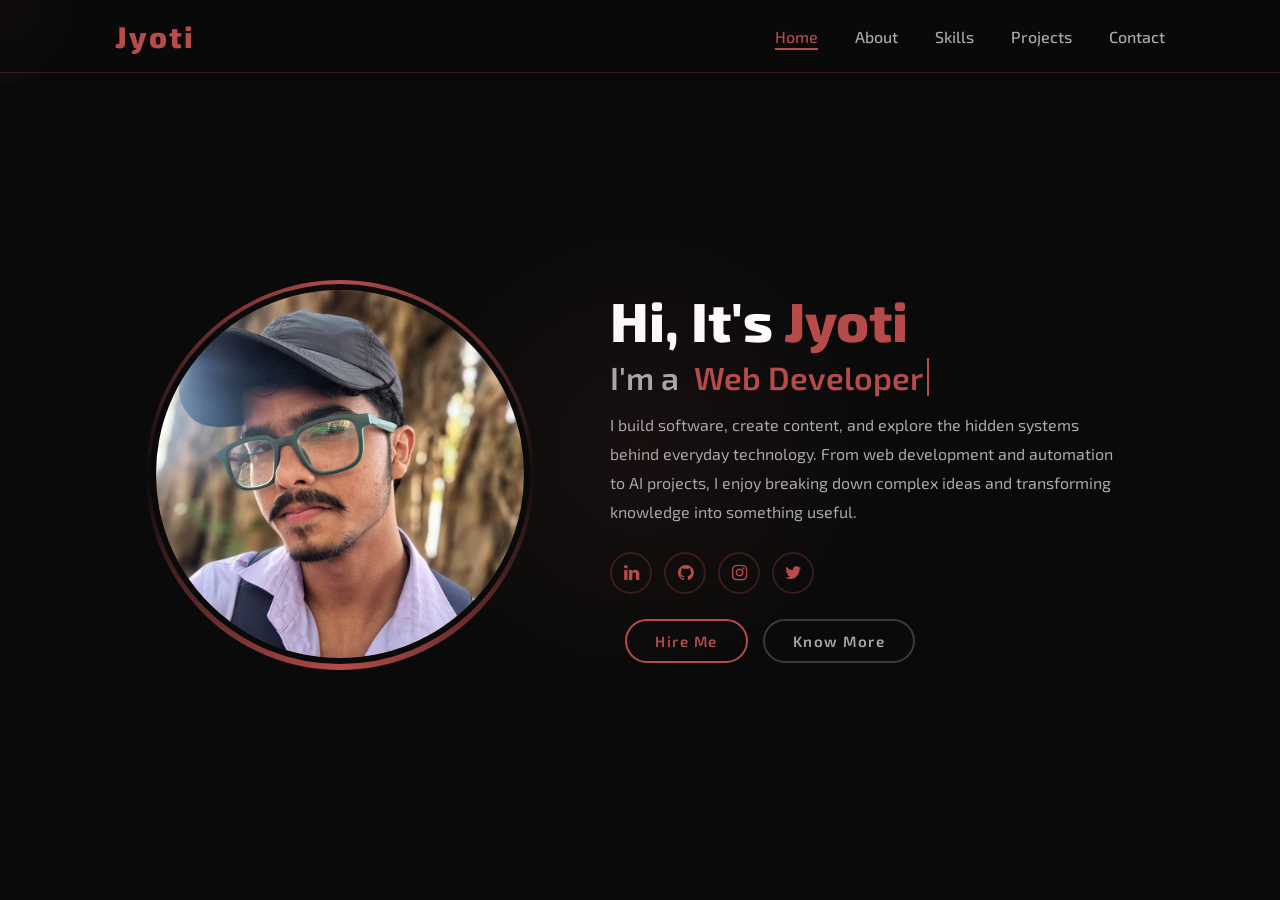
<file: index.html>
<!DOCTYPE html>
<html lang="en">

<head>
    <meta charset="UTF-8">
    <meta name="viewport" content="width=device-width, initial-scale=1.0">
    <title>Jyoti | Portfolio</title>
    <link rel="stylesheet" href="https://cdnjs.cloudflare.com/ajax/libs/font-awesome/4.7.0/css/font-awesome.min.css">
    <link rel="stylesheet" href="style.css">
</head>

<body>
    <header>
        <a href="index.html" class="logo">Jyoti</a>
        <div class="menu-toggle" id="menuToggle">
            <span></span><span></span><span></span>
        </div>
        <nav id="navbar">
            <a href="index.html" class="active">Home</a>
            <a href="about.html">About</a>
            <a href="skills.html">Skills</a>
            <a href="projects.html">Projects</a>
            <a href="contact.html">Contact</a>
        </nav>
    </header>

    <section class="home">
        <div class="home-img">
            <img src="mypic.jpeg" alt="Jyoti" />
        </div>
        <div class="home-content">
            <h1>Hi, It's <span>Jyoti</span></h1>
            <h3 class="typing-text">I'm a <span></span></h3>
            <p>I build software, create content, and explore the hidden systems behind everyday technology. From web
                development and automation to AI projects, I enjoy breaking down complex ideas and transforming
                knowledge into something useful.</p>
            <div class="social-icons">
                <a href="https://www.linkedin.com/in/jyoti-ranjan-rout-920b25371/" target="_blank"
                    rel="noopener noreferrer">
                    <i class="fa fa-linkedin"></i>
                    <a href="https://github.com/Jyoti-Ranjan-Rout" target="_blank" rel="noopener noreferrer"><i
                            class="fa fa-github"></i>
                        <a href="https://www.instagram.com/theviratvision018?igsh=MXdrejU5dXRlY2ZyNw%3D%3D"
                            target="_blank" rel="noopener noreferrer"><i class="fa fa-instagram"></i>
                            <a href="https://x.com/jyoti31990" target="_blank" rel="noopener noreferrer"><i
                                    class="fa fa-twitter"></i>
            </div>
            <div class="btn-group">
                
                <a href="contact.html" class="btn">Hire Me</a>
                <a href="about.html" class="btn btn-outline">Know More</a>
            </div>
        </div>
    </section>

    <script src="script.js"></script>
</body>

</html>
</file>
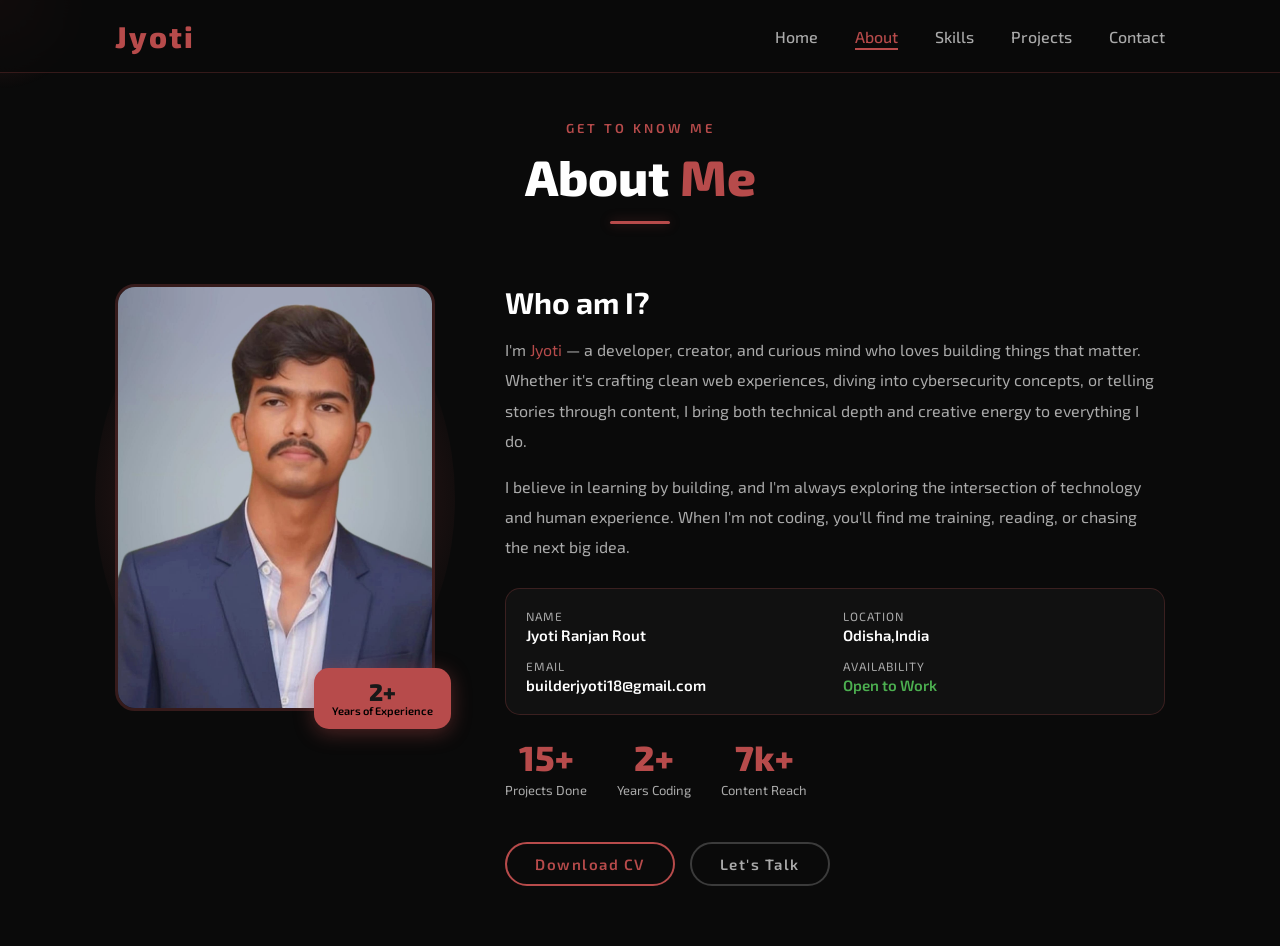
<file: about.html>
<!DOCTYPE html>
<html lang="en">

<head>
    <meta charset="UTF-8">
    <meta name="viewport" content="width=device-width, initial-scale=1.0">
    <title>Jyoti | About</title>
    <link rel="stylesheet" href="https://cdnjs.cloudflare.com/ajax/libs/font-awesome/4.7.0/css/font-awesome.min.css">
    <link rel="stylesheet" href="style.css">
</head>

<body>
    <header>
        <a href="index.html" class="logo">Jyoti</a>
        <div class="menu-toggle" id="menuToggle">
            <span></span><span></span><span></span>
        </div>
        <nav id="navbar">
            <a href="index.html">Home</a>
            <a href="about.html" class="active">About</a>
            <a href="skills.html">Skills</a>
            <a href="projects.html">Projects</a>
            <a href="contact.html">Contact</a>
        </nav>
    </header>

    <section class="page-section about-section">
        <div class="page-header reveal">
            <span class="page-label">Get to know me</span>
            <h2>About <span>Me</span></h2>
            <div class="header-line"></div>
        </div>

        <div class="about-container">
            <div class="about-img-wrap reveal">
                <div class="about-img-glow"></div>
                <img src="photo.jpeg" alt="Jyoti" class="about-img" />
                <div class="about-badge">
                    <span class="badge-num">2+</span>
                    <span class="badge-text">Years of Experience</span>
                </div>
            </div>

            <div class="about-content reveal">
                <h3>Who am I?</h3>
                <p>I'm <span>Jyoti</span> — a developer, creator, and curious mind who loves building things that
                    matter. Whether it's crafting clean web experiences, diving into cybersecurity concepts, or telling
                    stories through content, I bring both technical depth and creative energy to everything I do.</p>
                <p>I believe in learning by building, and I'm always exploring the intersection of technology and human
                    experience. When I'm not coding, you'll find me training, reading, or chasing the next big idea.</p>

                <div class="about-info-grid">
                    <div class="info-item">
                        <span class="info-label">Name</span>
                        <span class="info-value">Jyoti Ranjan Rout</span>
                    </div>
                    <div class="info-item">
                        <span class="info-label">Location</span>
                        <span class="info-value">Odisha,India</span>
                    </div>
                    <div class="info-item">
                        <span class="info-label">Email</span>
                        <span class="info-value">builderjyoti18@gmail.com</span>
                    </div>
                    <div class="info-item">
                        <span class="info-label">Availability</span>
                        <span class="info-value available">Open to Work</span>
                    </div>
                </div>

                <div class="about-stats">
                    <div class="stat">
                        <h4>15+</h4>
                        <p>Projects Done</p>
                    </div>
                    <div class="stat">
                        <h4>2+</h4>
                        <p>Years Coding</p>
                    </div>
                    <div class="stat">
                        <h4>7k+</h4>
                        <p>Content Reach</p>
                    </div>
                </div>

                <div class="btn-group">
                    <a href="#" class="btn">Download CV</a>
                    <a href="contact.html" class="btn btn-outline">Let's Talk</a>
                </div>
            </div>
        </div>
    </section>

    <script src="script.js"></script>
</body>

</html>
</file>
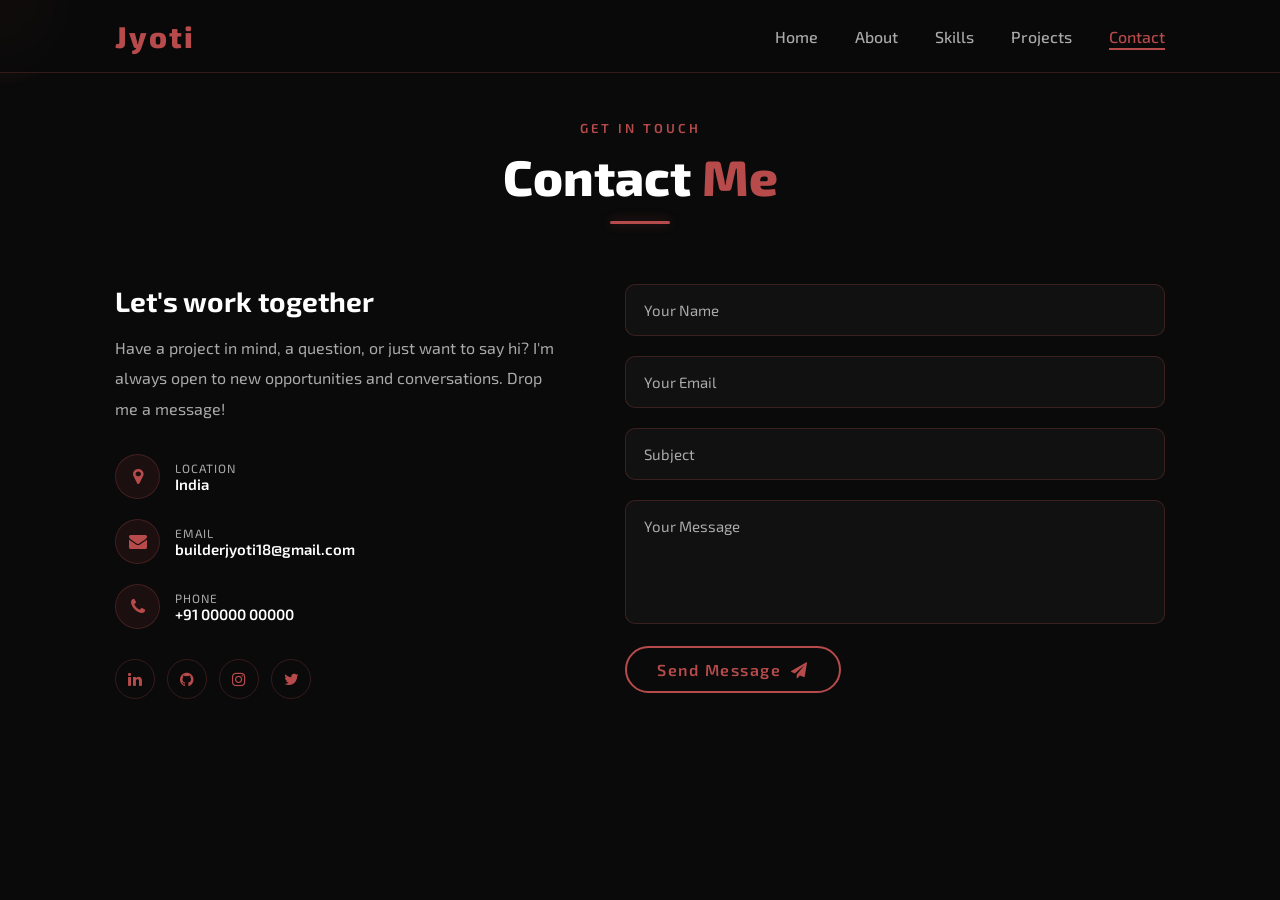
<file: contact.html>
<!DOCTYPE html>
<html lang="en">
<head>
    <meta charset="UTF-8">
    <meta name="viewport" content="width=device-width, initial-scale=1.0">
    <title>Jyoti | Contact</title>
    <link rel="stylesheet" href="https://cdnjs.cloudflare.com/ajax/libs/font-awesome/4.7.0/css/font-awesome.min.css">
    <link rel="stylesheet" href="style.css">
</head>
<body>
    <header>
        <a href="index.html" class="logo">Jyoti</a>
        <div class="menu-toggle" id="menuToggle">
            <span></span><span></span><span></span>
        </div>
        <nav id="navbar">
            <a href="index.html">Home</a>
            <a href="about.html">About</a>
            <a href="skills.html">Skills</a>
            <a href="projects.html">Projects</a>
            <a href="contact.html" class="active">Contact</a>
        </nav>
    </header>

    <section class="page-section contact-section">
        <div class="page-header reveal">
            <span class="page-label">Get in touch</span>
            <h2>Contact <span>Me</span></h2>
            <div class="header-line"></div>
        </div>

        <div class="contact-container">
            <div class="contact-info reveal">
                <h3>Let's work together</h3>
                <p>Have a project in mind, a question, or just want to say hi? I'm always open to new opportunities and conversations. Drop me a message!</p>

                <div class="contact-details">
                    <div class="contact-item">
                        <div class="contact-icon"><i class="fa fa-map-marker"></i></div>
                        <div>
                            <span class="contact-label">Location</span>
                            <span class="contact-value">India</span>
                        </div>
                    </div>
                    <div class="contact-item">
                        <div class="contact-icon"><i class="fa fa-envelope"></i></div>
                        <div>
                            <span class="contact-label">Email</span>
                            <span class="contact-value">builderjyoti18@gmail.com</span>
                        </div>
                    </div>
                    <div class="contact-item">
                        <div class="contact-icon"><i class="fa fa-phone"></i></div>
                        <div>
                            <span class="contact-label">Phone</span>
                            <span class="contact-value">+91 00000 00000</span>
                        </div>
                    </div>
                </div>

                <!-- Social icons: replace # with your real profile URLs -->
                <div class="contact-socials">
                    <a href="https://linkedin.com" target="_blank" rel="noopener"><i class="fa fa-linkedin"></i></a>
                    <a href="https://github.com" target="_blank" rel="noopener"><i class="fa fa-github"></i></a>
                    <a href="https://instagram.com" target="_blank" rel="noopener"><i class="fa fa-instagram"></i></a>
                    <a href="https://twitter.com" target="_blank" rel="noopener"><i class="fa fa-twitter"></i></a>
                </div>
            </div>

            <!--
                FormSubmit.co — free email delivery, no backend needed.
                FIRST TIME: submit the form once, then check builderjyoti18@gmail.com
                to confirm your email with FormSubmit. After that, all messages
                will arrive directly in your inbox.
            -->
            <form
                class="contact-form reveal"
                id="contactForm"
                action="https://formsubmit.co/builderjyoti18@gmail.com"
                method="POST"
            >
                <!-- FormSubmit config -->
                <input type="hidden" name="_subject" value="New message from your Portfolio!" />
                <input type="hidden" name="_captcha" value="false" />
                <input type="hidden" name="_next" value="thankyou.html" />
                <input type="text" name="_honey" style="display:none" />

                <div class="form-group">
                    <input type="text" name="name" placeholder="Your Name" required />
                </div>
                <div class="form-group">
                    <input type="email" name="email" placeholder="Your Email" required />
                </div>
                <div class="form-group">
                    <input type="text" name="subject" placeholder="Subject" />
                </div>
                <div class="form-group">
                    <textarea name="message" rows="5" placeholder="Your Message" required></textarea>
                </div>
                <button type="submit" class="btn submit-btn">
                    Send Message <i class="fa fa-paper-plane"></i>
                </button>
            </form>
        </div>
    </section>

    <script src="script.js"></script>
</body>
</html>
</file>
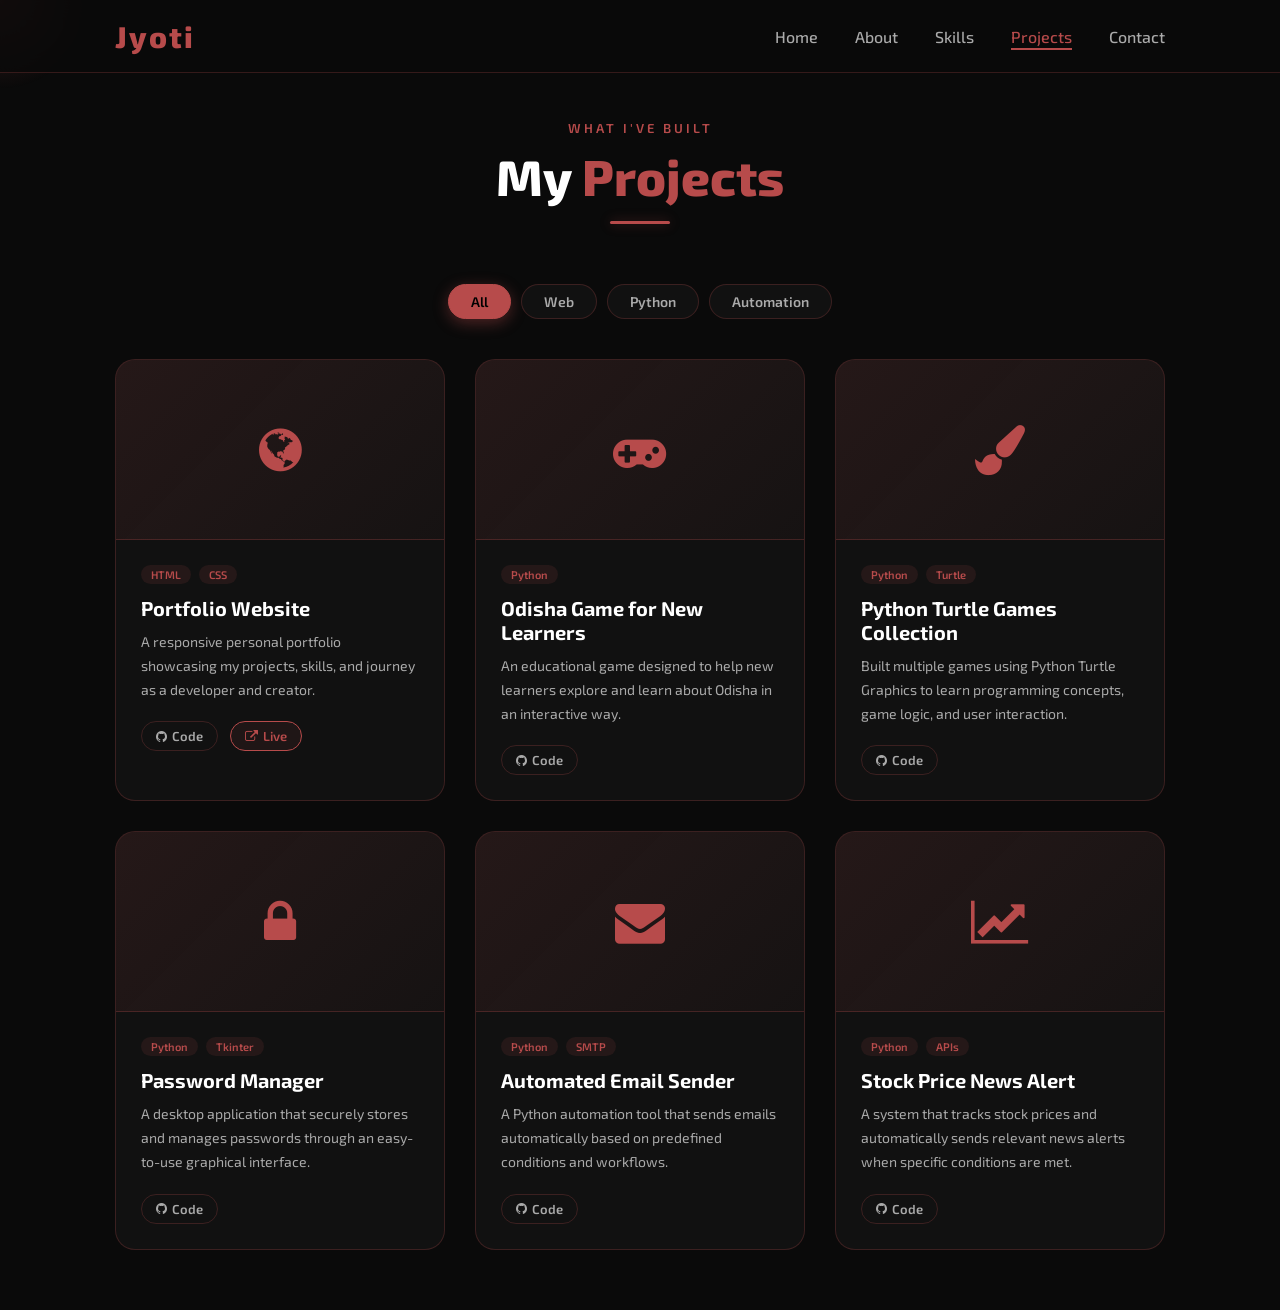
<file: projects.html>
<!DOCTYPE html>
<html lang="en">
<head>
    <meta charset="UTF-8">
    <meta name="viewport" content="width=device-width, initial-scale=1.0">
    <title>Jyoti | Projects</title>
    <link rel="stylesheet" href="https://cdnjs.cloudflare.com/ajax/libs/font-awesome/4.7.0/css/font-awesome.min.css">
    <link rel="stylesheet" href="style.css">
</head>
<body>
    <header>
        <a href="index.html" class="logo">Jyoti</a>
        <div class="menu-toggle" id="menuToggle">
            <span></span><span></span><span></span>
        </div>
        <nav id="navbar">
            <a href="index.html">Home</a>
            <a href="about.html">About</a>
            <a href="skills.html">Skills</a>
            <a href="projects.html" class="active">Projects</a>
            <a href="contact.html">Contact</a>
        </nav>
    </header>

    <section class="page-section projects-section">
        <div class="page-header reveal">
            <span class="page-label">What I've built</span>
            <h2>My <span>Projects</span></h2>
            <div class="header-line"></div>
        </div>

        <div class="filter-tabs reveal">
            <button class="filter-btn active" data-filter="all">All</button>
            <button class="filter-btn" data-filter="web">Web</button>
            <button class="filter-btn" data-filter="python">Python</button>
            <button class="filter-btn" data-filter="automation">Automation</button>
        </div>

        <div class="projects-grid">

            <div class="project-card reveal" data-category="web">
                <div class="project-img-placeholder">
                    <i class="fa fa-globe"></i>
                </div>
                <div class="project-info">
                    <div class="project-tags">
                        <span class="tag">HTML</span>
                        <span class="tag">CSS</span>
                    </div>
                    <h3>Portfolio Website</h3>
                    <p>A responsive personal portfolio showcasing my projects, skills, and journey as a developer and creator.</p>
                    <div class="project-links">
                        <a href="#" class="project-link"><i class="fa fa-github"></i> Code</a>
                        <a href="#" class="project-link live"><i class="fa fa-external-link"></i> Live</a>
                    </div>
                </div>
            </div>

            <div class="project-card reveal" data-category="python">
                <div class="project-img-placeholder">
                    <i class="fa fa-gamepad"></i>
                </div>
                <div class="project-info">
                    <div class="project-tags">
                        <span class="tag">Python</span>
                    </div>
                    <h3>Odisha Game for New Learners</h3>
                    <p>An educational game designed to help new learners explore and learn about Odisha in an interactive way.</p>
                    <div class="project-links">
                        <a href="#" class="project-link"><i class="fa fa-github"></i> Code</a>
                    </div>
                </div>
            </div>

            <div class="project-card reveal" data-category="python">
                <div class="project-img-placeholder">
                    <i class="fa fa-paint-brush"></i>
                </div>
                <div class="project-info">
                    <div class="project-tags">
                        <span class="tag">Python</span>
                        <span class="tag">Turtle</span>
                    </div>
                    <h3>Python Turtle Games Collection</h3>
                    <p>Built multiple games using Python Turtle Graphics to learn programming concepts, game logic, and user interaction.</p>
                    <div class="project-links">
                        <a href="#" class="project-link"><i class="fa fa-github"></i> Code</a>
                    </div>
                </div>
            </div>

            <div class="project-card reveal" data-category="python">
                <div class="project-img-placeholder">
                    <i class="fa fa-lock"></i>
                </div>
                <div class="project-info">
                    <div class="project-tags">
                        <span class="tag">Python</span>
                        <span class="tag">Tkinter</span>
                    </div>
                    <h3>Password Manager</h3>
                    <p>A desktop application that securely stores and manages passwords through an easy-to-use graphical interface.</p>
                    <div class="project-links">
                        <a href="#" class="project-link"><i class="fa fa-github"></i> Code</a>
                    </div>
                </div>
            </div>

            <div class="project-card reveal" data-category="automation">
                <div class="project-img-placeholder">
                    <i class="fa fa-envelope"></i>
                </div>
                <div class="project-info">
                    <div class="project-tags">
                        <span class="tag">Python</span>
                        <span class="tag">SMTP</span>
                    </div>
                    <h3>Automated Email Sender</h3>
                    <p>A Python automation tool that sends emails automatically based on predefined conditions and workflows.</p>
                    <div class="project-links">
                        <a href="#" class="project-link"><i class="fa fa-github"></i> Code</a>
                    </div>
                </div>
            </div>

            <div class="project-card reveal" data-category="automation">
                <div class="project-img-placeholder">
                    <i class="fa fa-line-chart"></i>
                </div>
                <div class="project-info">
                    <div class="project-tags">
                        <span class="tag">Python</span>
                        <span class="tag">APIs</span>
                    </div>
                    <h3>Stock Price News Alert</h3>
                    <p>A system that tracks stock prices and automatically sends relevant news alerts when specific conditions are met.</p>
                    <div class="project-links">
                        <a href="#" class="project-link"><i class="fa fa-github"></i> Code</a>
                    </div>
                </div>
            </div>

        </div>
    </section>

    <script src="script.js"></script>
</body>
</html>
</file>
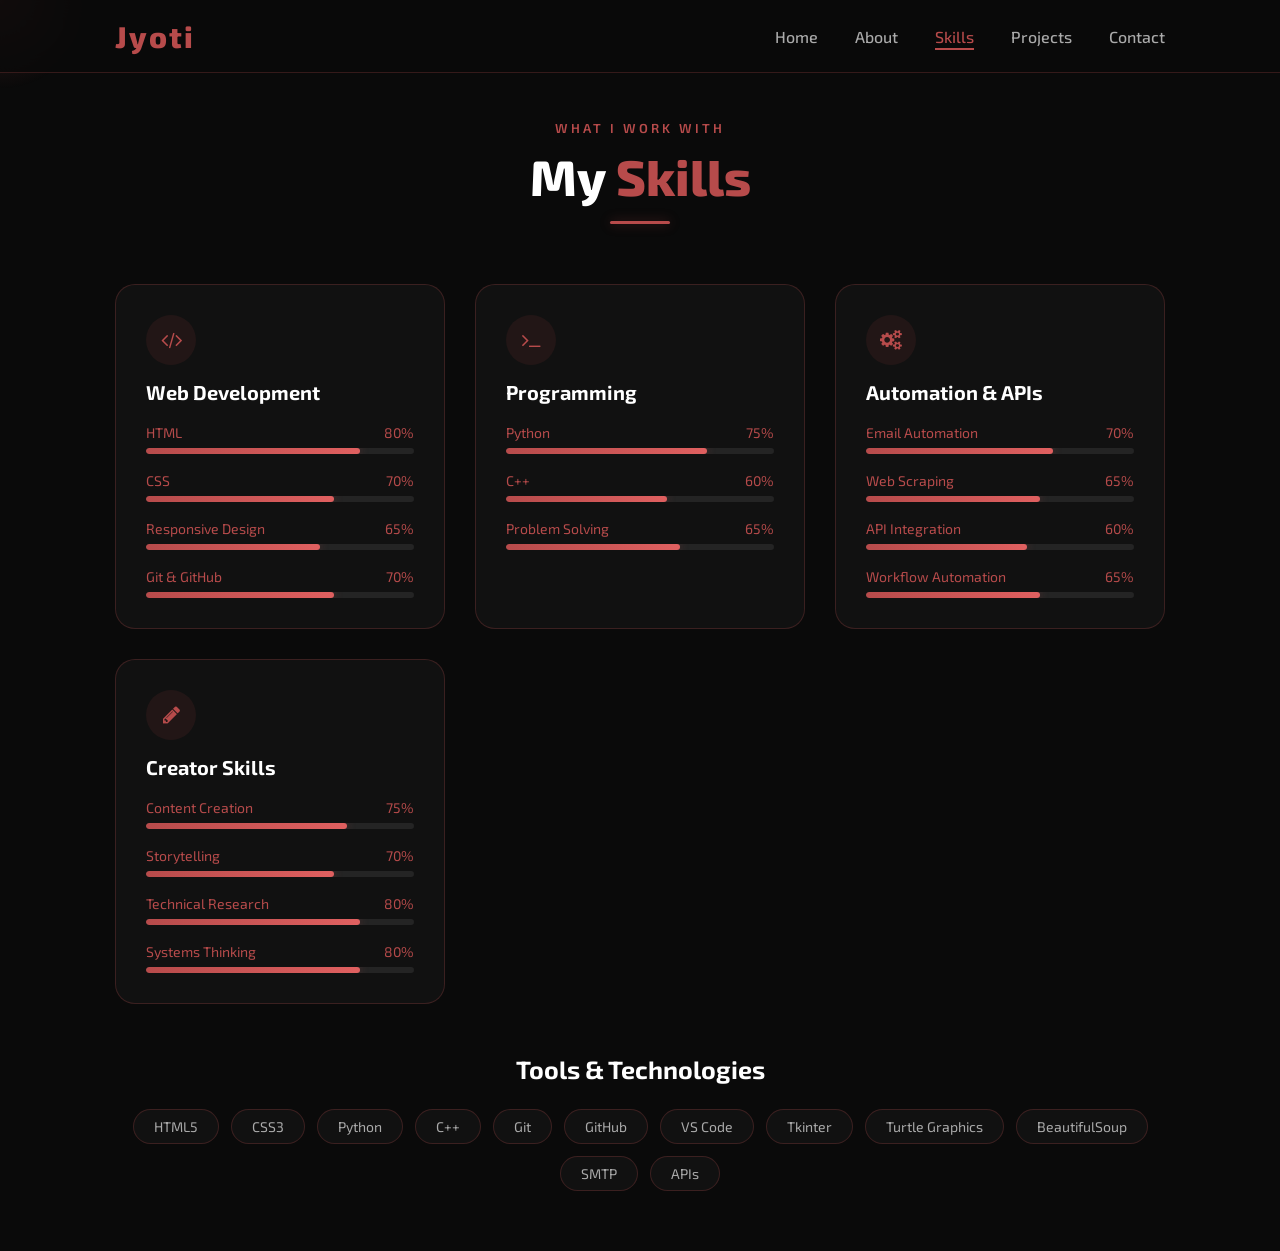
<file: skills.html>
<!DOCTYPE html>
<html lang="en">
<head>
    <meta charset="UTF-8">
    <meta name="viewport" content="width=device-width, initial-scale=1.0">
    <title>Jyoti | Skills</title>
    <link rel="stylesheet" href="https://cdnjs.cloudflare.com/ajax/libs/font-awesome/4.7.0/css/font-awesome.min.css">
    <link rel="stylesheet" href="style.css">
</head>
<body>
    <header>
        <a href="index.html" class="logo">Jyoti</a>
        <div class="menu-toggle" id="menuToggle">
            <span></span><span></span><span></span>
        </div>
        <nav id="navbar">
            <a href="index.html">Home</a>
            <a href="about.html">About</a>
            <a href="skills.html" class="active">Skills</a>
            <a href="projects.html">Projects</a>
            <a href="contact.html">Contact</a>
        </nav>
    </header>

    <section class="page-section skills-section">
        <div class="page-header reveal">
            <span class="page-label">What I work with</span>
            <h2>My <span>Skills</span></h2>
            <div class="header-line"></div>
        </div>

        <div class="skills-categories reveal">

            <div class="skill-category">
                <div class="category-icon"><i class="fa fa-code"></i></div>
                <h3>Web Development</h3>
                <div class="skill-bars">
                    <div class="skill-bar-item">
                        <div class="skill-info"><span>HTML</span><span>80%</span></div>
                        <div class="bar"><div class="bar-fill" data-width="80"></div></div>
                    </div>
                    <div class="skill-bar-item">
                        <div class="skill-info"><span>CSS</span><span>70%</span></div>
                        <div class="bar"><div class="bar-fill" data-width="70"></div></div>
                    </div>
                    <div class="skill-bar-item">
                        <div class="skill-info"><span>Responsive Design</span><span>65%</span></div>
                        <div class="bar"><div class="bar-fill" data-width="65"></div></div>
                    </div>
                    <div class="skill-bar-item">
                        <div class="skill-info"><span>Git & GitHub</span><span>70%</span></div>
                        <div class="bar"><div class="bar-fill" data-width="70"></div></div>
                    </div>
                </div>
            </div>

            <div class="skill-category">
                <div class="category-icon"><i class="fa fa-terminal"></i></div>
                <h3>Programming</h3>
                <div class="skill-bars">
                    <div class="skill-bar-item">
                        <div class="skill-info"><span>Python</span><span>75%</span></div>
                        <div class="bar"><div class="bar-fill" data-width="75"></div></div>
                    </div>
                    <div class="skill-bar-item">
                        <div class="skill-info"><span>C++</span><span>60%</span></div>
                        <div class="bar"><div class="bar-fill" data-width="60"></div></div>
                    </div>
                    <div class="skill-bar-item">
                        <div class="skill-info"><span>Problem Solving</span><span>65%</span></div>
                        <div class="bar"><div class="bar-fill" data-width="65"></div></div>
                    </div>
                </div>
            </div>

            <div class="skill-category">
                <div class="category-icon"><i class="fa fa-cogs"></i></div>
                <h3>Automation & APIs</h3>
                <div class="skill-bars">
                    <div class="skill-bar-item">
                        <div class="skill-info"><span>Email Automation</span><span>70%</span></div>
                        <div class="bar"><div class="bar-fill" data-width="70"></div></div>
                    </div>
                    <div class="skill-bar-item">
                        <div class="skill-info"><span>Web Scraping</span><span>65%</span></div>
                        <div class="bar"><div class="bar-fill" data-width="65"></div></div>
                    </div>
                    <div class="skill-bar-item">
                        <div class="skill-info"><span>API Integration</span><span>60%</span></div>
                        <div class="bar"><div class="bar-fill" data-width="60"></div></div>
                    </div>
                    <div class="skill-bar-item">
                        <div class="skill-info"><span>Workflow Automation</span><span>65%</span></div>
                        <div class="bar"><div class="bar-fill" data-width="65"></div></div>
                    </div>
                </div>
            </div>

            <div class="skill-category">
                <div class="category-icon"><i class="fa fa-pencil"></i></div>
                <h3>Creator Skills</h3>
                <div class="skill-bars">
                    <div class="skill-bar-item">
                        <div class="skill-info"><span>Content Creation</span><span>75%</span></div>
                        <div class="bar"><div class="bar-fill" data-width="75"></div></div>
                    </div>
                    <div class="skill-bar-item">
                        <div class="skill-info"><span>Storytelling</span><span>70%</span></div>
                        <div class="bar"><div class="bar-fill" data-width="70"></div></div>
                    </div>
                    <div class="skill-bar-item">
                        <div class="skill-info"><span>Technical Research</span><span>80%</span></div>
                        <div class="bar"><div class="bar-fill" data-width="80"></div></div>
                    </div>
                    <div class="skill-bar-item">
                        <div class="skill-info"><span>Systems Thinking</span><span>80%</span></div>
                        <div class="bar"><div class="bar-fill" data-width="80"></div></div>
                    </div>
                </div>
            </div>

        </div>

        <div class="tools-section reveal">
            <h3>Tools & Technologies</h3>
            <div class="tools-grid">
                <div class="tool-tag">HTML5</div>
                <div class="tool-tag">CSS3</div>
                <div class="tool-tag">Python</div>
                <div class="tool-tag">C++</div>
                <div class="tool-tag">Git</div>
                <div class="tool-tag">GitHub</div>
                <div class="tool-tag">VS Code</div>
                <div class="tool-tag">Tkinter</div>
                <div class="tool-tag">Turtle Graphics</div>
                <div class="tool-tag">BeautifulSoup</div>
                <div class="tool-tag">SMTP</div>
                <div class="tool-tag">APIs</div>
            </div>
        </div>
    </section>

    <script src="script.js"></script>
</body>
</html>
</file>
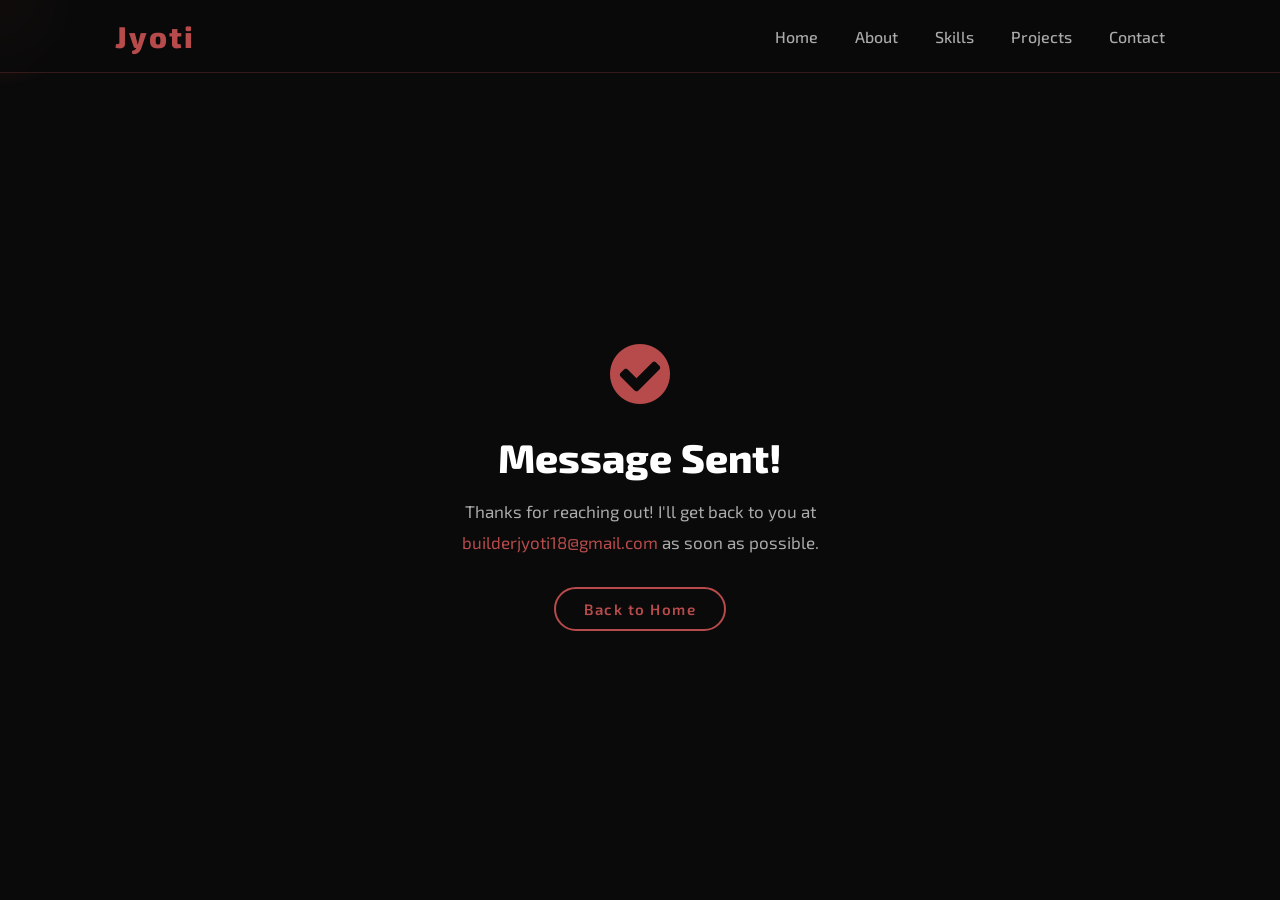
<file: thankyou.html>
<!DOCTYPE html>
<html lang="en">
<head>
    <meta charset="UTF-8">
    <meta name="viewport" content="width=device-width, initial-scale=1.0">
    <title>Jyoti | Message Sent</title>
    <link rel="stylesheet" href="https://cdnjs.cloudflare.com/ajax/libs/font-awesome/4.7.0/css/font-awesome.min.css">
    <link rel="stylesheet" href="style.css">
</head>
<body>
    <header>
        <a href="index.html" class="logo">Jyoti</a>
        <div class="menu-toggle" id="menuToggle">
            <span></span><span></span><span></span>
        </div>
        <nav id="navbar">
            <a href="index.html">Home</a>
            <a href="about.html">About</a>
            <a href="skills.html">Skills</a>
            <a href="projects.html">Projects</a>
            <a href="contact.html">Contact</a>
        </nav>
    </header>

    <section class="page-section" style="display:flex; align-items:center; justify-content:center;">
        <div style="text-align:center; max-width: 500px;">
            <div style="font-size:7rem; color:var(--accent); margin-bottom:2rem;">
                <i class="fa fa-check-circle"></i>
            </div>
            <h2 style="font-size:4rem; font-weight:800; margin-bottom:1.5rem;">Message Sent!</h2>
            <p style="font-size:1.7rem; color:var(--text-muted); line-height:1.8; margin-bottom:3rem;">
                Thanks for reaching out! I'll get back to you at <span>builderjyoti18@gmail.com</span> as soon as possible.
            </p>
            <a href="index.html" class="btn">Back to Home</a>
        </div>
    </section>

    <script src="script.js"></script>
</body>
</html>
</file>
<file: style.css>
@import url('https://fonts.googleapis.com/css2?family=Black+Ops+One&family=Exo+2:ital,wght@0,100..900;1,100..900&display=swap');

/* ===================== RESET & BASE ===================== */
* {
    margin: 0;
    padding: 0;
    box-sizing: border-box;
    text-decoration: none;
    border: none;
    outline: none;
    font-family: 'Exo 2', sans-serif;
}

html {
    font-size: 62.5%;
    scroll-behavior: smooth;
}

:root {
    --accent: #b74b4b;
    --accent-glow: rgba(183, 75, 75, 0.4);
    --bg: #0a0a0a;
    --bg2: #111111;
    --bg3: #181818;
    --text: #ffffff;
    --text-muted: #aaaaaa;
    --border: rgba(183, 75, 75, 0.25);
}

body {
    width: 100%;
    min-height: 100vh;
    overflow-x: hidden;
    background-color: var(--bg);
    color: var(--text);
}

/* ===================== CURSOR GLOW ===================== */

#cursor-glow {
    position: fixed;
    width: 180px;
    height: 180px;
    border-radius: 50%;
    pointer-events: none;
    z-index: 0;
    transform: translate(-50%, -50%);
    background: radial-gradient(circle, rgba(183, 75, 75, 0.28) 0%, transparent 70%);
    transition: opacity 0.3s ease;
}

@media (max-width: 995px) {
    #cursor-glow {
        display: none;
    }
}

/* ===================== SCROLLBAR ===================== */
::-webkit-scrollbar {
    width: 6px;
}

::-webkit-scrollbar-track {
    background: var(--bg);
}

::-webkit-scrollbar-thumb {
    background: var(--accent);
    border-radius: 10px;
}

/* ===================== HEADER ===================== */
header {
    position: fixed;
    top: 0;
    left: 0;
    width: 100%;
    padding: 1.8rem 9%;
    background: rgba(10, 10, 10, 0.85);
    backdrop-filter: blur(12px);
    -webkit-backdrop-filter: blur(12px);
    border-bottom: 1px solid var(--border);
    display: flex;
    justify-content: space-between;
    align-items: center;
    z-index: 1000;
    transition: 0.3s ease;
}

.logo {
    font-size: 3rem;
    color: var(--accent);
    font-weight: 800;
    cursor: pointer;
    transition: 0.3s ease;
    letter-spacing: 0.2rem;
}

.logo:hover {
    transform: scale(1.08);
    text-shadow: 0 0 20px var(--accent-glow);
}

nav a {
    font-size: 1.6rem;
    color: var(--text-muted);
    margin-left: 3.5rem;
    font-weight: 500;
    transition: 0.3s ease;
    position: relative;
    padding-bottom: 4px;
}

nav a::after {
    content: '';
    position: absolute;
    bottom: 0;
    left: 0;
    width: 0;
    height: 2px;
    background: var(--accent);
    transition: 0.3s ease;
}

nav a:hover,
nav a.active {
    color: var(--text);
}

nav a:hover::after,
nav a.active::after {
    width: 100%;
}

nav a.active {
    color: var(--accent);
}

/* Hamburger */
.menu-toggle {
    display: none;
    flex-direction: column;
    gap: 5px;
    cursor: pointer;
    padding: 4px;
}

.menu-toggle span {
    display: block;
    width: 25px;
    height: 2px;
    background: var(--accent);
    border-radius: 2px;
    transition: 0.3s ease;
}

/* ===================== BUTTONS ===================== */
.btn {
    display: inline-block;
    padding: 1.1rem 2.8rem;
    background: transparent;
    border-radius: 4rem;
    font-size: 1.5rem;
    color: var(--accent);
    letter-spacing: 0.15rem;
    font-weight: 600;
    border: 2px solid var(--accent);
    transition: 0.3s ease;
    cursor: pointer;
}

.btn:hover {
    background: var(--accent);
    color: #000;
    box-shadow: 0 0 30px var(--accent-glow);
    transform: translateY(-2px);
}

.btn-outline {
    background: transparent;
    color: var(--text-muted);
    border-color: rgba(255, 255, 255, 0.2);
}

.btn-outline:hover {
    background: rgba(255, 255, 255, 0.08);
    color: var(--text);
    border-color: rgba(255, 255, 255, 0.4);
    box-shadow: none;
}

.btn-group {
    display: flex;
    gap: 1.5rem;
    flex-wrap: wrap;
}

/* ===================== HOME PAGE ===================== */
.home {
    min-height: 100vh;
    display: flex;
    justify-content: center;
    align-items: center;
    gap: 8rem;
    padding: 10rem 9% 5rem;
    background: var(--bg);
    position: relative;
    overflow: hidden;
}

.home::before {
    content: '';
    position: absolute;
    width: 500px;
    height: 500px;
    background: radial-gradient(circle, rgba(183, 75, 75, 0.08) 0%, transparent 70%);
    top: 50%;
    left: 50%;
    transform: translate(-50%, -50%);
    pointer-events: none;
}

.home-img {
    position: relative;
    flex-shrink: 0;
}

.home-img::before {
    content: '';
    position: absolute;
    inset: -4px;
    border-radius: 50%;
    background: conic-gradient(var(--accent), transparent, var(--accent), transparent, var(--accent));
    animation: spin 6s linear infinite;
    z-index: 0;
}

.home-img img {
    width: 32vw;
    max-width: 380px;
    aspect-ratio: 1/1;
    object-fit: cover;
    border-radius: 50%;
    position: relative;
    z-index: 1;
    border: 6px solid var(--bg);
    transition: 0.4s ease;
}

.home-img img:hover {
    transform: scale(1.04);
}

@keyframes spin {
    to {
        transform: rotate(360deg);
    }
}

.home-content h1 {
    font-size: 5.5rem;
    font-weight: 800;
    line-height: 1.2;
    margin-bottom: 0.5rem;
}

span {
    color: var(--accent);
}

.home-content h3 {
    font-size: 3.2rem;
    margin-bottom: 1.5rem;
    font-weight: 600;
    color: var(--text-muted);
}

.home-content p {
    font-size: 1.6rem;
    color: var(--text-muted);
    line-height: 1.8;
    max-width: 520px;
    margin-bottom: 2rem;
}

.social-icons {
    display: flex;
    gap: 1.2rem;
    margin: 2.5rem 0;
}

.social-icons a {
    display: inline-flex;
    justify-content: center;
    align-items: center;
    width: 4.2rem;
    height: 4.2rem;
    background: transparent;
    border: 2px solid var(--border);
    font-size: 1.8rem;
    border-radius: 50%;
    color: var(--accent);
    transition: 0.3s ease;
}

.social-icons a:hover {
    background: var(--accent);
    color: #000;
    border-color: var(--accent);
    transform: translateY(-4px);
    box-shadow: 0 8px 20px var(--accent-glow);
}

/* Typing animation */
.typing-text {
    font-size: 3rem;
    font-weight: 700;
    min-width: 280px;
}

.typing-text span {
    position: relative;
    margin-left: 8px;
}

.typing-text span::before {
    content: "Web Developer";
    color: var(--accent);
    animation: words 20s infinite;
}

.typing-text span::after {
    content: "";
    position: absolute;
    width: 2px;
    height: 100%;
    background: var(--accent);
    margin-left: 4px;
    animation: cursor 0.6s infinite;
}

@keyframes cursor {
    to {
        opacity: 0;
    }
}

@keyframes words {

    0%,
    20% {
        content: "Builder";
    }

    21%,
    40% {
        content: "Content Creator";
    }

    41%,
    60% {
        content: "Cyber Security Enthusiast";
    }

    61%,
    80% {
        content: "Athlete";
    }

    81%,
    100% {
        content: "Story Teller";
    }
}

/* ===================== PAGE SECTIONS (shared) ===================== */
.page-section {
    min-height: 100vh;
    padding: 12rem 9% 6rem;
}

.page-header {
    text-align: center;
    margin-bottom: 6rem;
}

.page-label {
    font-size: 1.3rem;
    color: var(--accent);
    letter-spacing: 0.3rem;
    text-transform: uppercase;
    font-weight: 600;
    display: block;
    margin-bottom: 1rem;
}

.page-header h2 {
    font-size: 5rem;
    font-weight: 800;
    margin-bottom: 1.5rem;
}

.header-line {
    width: 60px;
    height: 3px;
    background: var(--accent);
    margin: 0 auto;
    border-radius: 2px;
    box-shadow: 0 0 12px var(--accent-glow);
}

/* ===================== REVEAL ANIMATION ===================== */
.reveal {
    opacity: 0;
    transform: translateY(30px);
    transition: opacity 0.7s ease, transform 0.7s ease;
}

.reveal.visible {
    opacity: 1;
    transform: translateY(0);
}

/* ===================== ABOUT PAGE ===================== */
.about-section {
    background: var(--bg);
}

.about-container {
    display: flex;
    gap: 7rem;
    align-items: flex-start;
    flex-wrap: wrap;
}

.about-img-wrap {
    position: relative;
    flex-shrink: 0;
}

.about-img-glow {
    position: absolute;
    inset: -20px;
    border-radius: 50%;
    background: radial-gradient(circle, var(--accent-glow) 0%, transparent 70%);
    z-index: 0;
}

.about-img {
    width: 320px;
    aspect-ratio: 3/4;
    object-fit: cover;
    border-radius: 2rem;
    position: relative;
    z-index: 1;
    border: 3px solid var(--border);
}

.about-badge {
    position: absolute;
    bottom: -16px;
    right: -16px;
    background: var(--accent);
    color: #000;
    border-radius: 1.5rem;
    padding: 1.2rem 1.8rem;
    text-align: center;
    z-index: 2;
    box-shadow: 0 4px 20px var(--accent-glow);
}

.badge-num {
    display: block;
    font-size: 2.4rem;
    font-weight: 800;
    line-height: 1;
    color: #181818
}

.badge-text {
    font-size: 1.1rem;
    font-weight: 600;
    color: black;
}

.about-content {
    flex: 1;
    min-width: 300px;
}

.about-content h3 {
    font-size: 3rem;
    font-weight: 700;
    margin-bottom: 1.5rem;
}

.about-content p {
    font-size: 1.6rem;
    color: var(--text-muted);
    line-height: 1.9;
    margin-bottom: 1.5rem;
}

.about-info-grid {
    display: grid;
    grid-template-columns: 1fr 1fr;
    gap: 1.5rem;
    margin: 2.5rem 0;
    background: var(--bg2);
    border-radius: 1.5rem;
    padding: 2rem;
    border: 1px solid var(--border);
}

.info-item {
    display: flex;
    flex-direction: column;
    gap: 0.3rem;
}

.info-label {
    font-size: 1.2rem;
    color: var(--text-muted);
    text-transform: uppercase;
    letter-spacing: 0.1rem;
}

.info-value {
    font-size: 1.5rem;
    font-weight: 600;
    color: var(--text);
}

.available {
    color: #4caf50 !important;
}

.about-stats {
    display: flex;
    gap: 3rem;
    margin: 2.5rem 0;
    flex-wrap: wrap;
}

.stat {
    text-align: center;
}

.stat h4 {
    font-size: 3.5rem;
    font-weight: 800;
    color: var(--accent);
    line-height: 1;
}

.stat p {
    font-size: 1.3rem;
    color: var(--text-muted);
    margin-top: 0.3rem;
}

/* ===================== SKILLS PAGE ===================== */
.skills-section {
    background: var(--bg);
}

.skills-categories {
    display: grid;
    grid-template-columns: repeat(auto-fit, minmax(300px, 1fr));
    gap: 3rem;
    margin-bottom: 5rem;
}

.skill-category {
    background: var(--bg2);
    border-radius: 2rem;
    padding: 3rem;
    border: 1px solid var(--border);
    transition: 0.3s ease;
}

.skill-category:hover {
    transform: translateY(-5px);
    border-color: var(--accent);
    box-shadow: 0 10px 40px var(--accent-glow);
}

.category-icon {
    width: 5rem;
    height: 5rem;
    background: rgba(183, 75, 75, 0.1);
    border-radius: 50%;
    display: flex;
    align-items: center;
    justify-content: center;
    font-size: 2rem;
    color: var(--accent);
    margin-bottom: 1.5rem;
}

.skill-category h3 {
    font-size: 2rem;
    font-weight: 700;
    margin-bottom: 2rem;
}

.skill-bars {
    display: flex;
    flex-direction: column;
    gap: 1.8rem;
}

.skill-info {
    display: flex;
    justify-content: space-between;
    font-size: 1.4rem;
    margin-bottom: 0.7rem;
    color: var(--text-muted);
}

.bar {
    height: 6px;
    background: rgba(255, 255, 255, 0.08);
    border-radius: 3px;
    overflow: hidden;
}

.bar-fill {
    height: 100%;
    background: linear-gradient(90deg, var(--accent), #e06060);
    border-radius: 3px;
    width: 0%;
    transition: width 1.2s cubic-bezier(0.4, 0, 0.2, 1);
    box-shadow: 0 0 10px var(--accent-glow);
}

.tools-section {
    text-align: center;
}

.tools-section h3 {
    font-size: 2.5rem;
    font-weight: 700;
    margin-bottom: 2.5rem;
}

.tools-grid {
    display: flex;
    flex-wrap: wrap;
    gap: 1.2rem;
    justify-content: center;
}

.tool-tag {
    padding: 0.8rem 2rem;
    border: 1.5px solid var(--border);
    border-radius: 5rem;
    font-size: 1.4rem;
    color: var(--text-muted);
    transition: 0.3s ease;
    cursor: default;
    background: var(--bg2);
}

.tool-tag:hover {
    border-color: var(--accent);
    color: var(--accent);
    background: rgba(183, 75, 75, 0.06);
    transform: translateY(-2px);
}

/* ===================== PROJECTS PAGE ===================== */
.projects-section {
    background: var(--bg);
}

.filter-tabs {
    display: flex;
    gap: 1rem;
    justify-content: center;
    margin-bottom: 4rem;
    flex-wrap: wrap;
}

.filter-btn {
    padding: 0.8rem 2.2rem;
    border-radius: 5rem;
    font-size: 1.4rem;
    font-weight: 600;
    cursor: pointer;
    background: var(--bg2);
    color: var(--text-muted);
    border: 1.5px solid var(--border);
    transition: 0.3s ease;
}

.filter-btn:hover,
.filter-btn.active {
    background: var(--accent);
    color: #000;
    border-color: var(--accent);
    box-shadow: 0 4px 15px var(--accent-glow);
}

.projects-grid {
    display: grid;
    grid-template-columns: repeat(auto-fit, minmax(320px, 1fr));
    gap: 3rem;
}

.project-card {
    background: var(--bg2);
    border-radius: 2rem;
    overflow: hidden;
    border: 1px solid var(--border);
    transition: 0.35s ease;
}

.project-card:hover {
    transform: translateY(-8px);
    border-color: var(--accent);
    box-shadow: 0 16px 50px var(--accent-glow);
}

.project-card.hidden {
    display: none;
}

.project-img-placeholder {
    height: 180px;
    background: linear-gradient(135deg, rgba(183, 75, 75, 0.12), rgba(183, 75, 75, 0.03));
    display: flex;
    align-items: center;
    justify-content: center;
    font-size: 5rem;
    color: var(--accent);
    border-bottom: 1px solid var(--border);
}

.project-info {
    padding: 2.5rem;
}

.project-tags {
    display: flex;
    gap: 0.8rem;
    flex-wrap: wrap;
    margin-bottom: 1.2rem;
}

.tag {
    font-size: 1.1rem;
    padding: 0.3rem 1rem;
    background: rgba(183, 75, 75, 0.12);
    color: var(--accent);
    border-radius: 3rem;
    font-weight: 600;
}

.project-info h3 {
    font-size: 2rem;
    font-weight: 700;
    margin-bottom: 1rem;
}

.project-info p {
    font-size: 1.4rem;
    color: var(--text-muted);
    line-height: 1.7;
    margin-bottom: 2rem;
}

.project-links {
    display: flex;
    gap: 1.2rem;
}

.project-link {
    font-size: 1.3rem;
    color: var(--text-muted);
    font-weight: 600;
    display: flex;
    align-items: center;
    gap: 0.5rem;
    padding: 0.6rem 1.4rem;
    border: 1.5px solid var(--border);
    border-radius: 3rem;
    transition: 0.3s ease;
}

.project-link:hover,
.project-link.live {
    color: var(--accent);
    border-color: var(--accent);
}

.project-link.live {
    background: rgba(183, 75, 75, 0.08);
}

.project-link:hover {
    background: rgba(183, 75, 75, 0.1);
    transform: translateY(-1px);
}

/* ===================== CONTACT PAGE ===================== */
.contact-section {
    background: var(--bg);
}

.contact-container {
    display: flex;
    gap: 6rem;
    align-items: flex-start;
    flex-wrap: wrap;
}

.contact-info {
    flex: 1;
    min-width: 280px;
}

.contact-info h3 {
    font-size: 2.8rem;
    font-weight: 700;
    margin-bottom: 1.5rem;
}

.contact-info>p {
    font-size: 1.6rem;
    color: var(--text-muted);
    line-height: 1.9;
    margin-bottom: 3rem;
}

.contact-details {
    display: flex;
    flex-direction: column;
    gap: 2rem;
    margin-bottom: 3rem;
}

.contact-item {
    display: flex;
    align-items: center;
    gap: 1.5rem;
}

.contact-icon {
    width: 4.5rem;
    height: 4.5rem;
    background: rgba(183, 75, 75, 0.1);
    border-radius: 50%;
    display: flex;
    align-items: center;
    justify-content: center;
    font-size: 1.8rem;
    color: var(--accent);
    flex-shrink: 0;
    border: 1px solid var(--border);
}

.contact-label {
    display: block;
    font-size: 1.2rem;
    color: var(--text-muted);
    text-transform: uppercase;
    letter-spacing: 0.1rem;
}

.contact-value {
    font-size: 1.5rem;
    font-weight: 600;
    color: var(--text);
}

.contact-socials {
    display: flex;
    gap: 1.2rem;
}

.contact-socials a {
    width: 4rem;
    height: 4rem;
    border: 1.5px solid var(--border);
    border-radius: 50%;
    display: flex;
    align-items: center;
    justify-content: center;
    font-size: 1.6rem;
    color: var(--accent);
    transition: 0.3s ease;
}

.contact-socials a:hover {
    background: var(--accent);
    color: #000;
    border-color: var(--accent);
    transform: translateY(-3px);
    box-shadow: 0 6px 20px var(--accent-glow);
}

.contact-form {
    flex: 1.2;
    min-width: 300px;
    display: flex;
    flex-direction: column;
    gap: 2rem;
}

.form-group {
    position: relative;
}

.form-group input,
.form-group textarea {
    width: 100%;
    padding: 1.6rem 1.8rem;
    background: var(--bg2);
    border: 1.5px solid var(--border);
    border-radius: 1rem;
    font-size: 1.5rem;
    color: var(--text);
    transition: 0.3s ease;
    resize: none;
}

.form-group input::placeholder,
.form-group textarea::placeholder {
    color: var(--text-muted);
}

.form-group input:focus,
.form-group textarea:focus {
    border-color: var(--accent);
    background: var(--bg3);
    box-shadow: 0 0 0 3px rgba(183, 75, 75, 0.1);
}

.form-group label {
    display: none;
}

.submit-btn {
    align-self: flex-start;
    display: flex;
    align-items: center;
    gap: 1rem;
    font-size: 1.6rem;
    padding: 1.2rem 3rem;
}

.form-success {
    display: none;
    font-size: 1.5rem;
    color: #4caf50;
    align-items: center;
    gap: 0.8rem;
}

.form-success.show {
    display: flex;
}

/* ===================== MOBILE RESPONSIVE ===================== */
@media (max-width: 995px) {
    .menu-toggle {
        display: flex;
    }

    nav {
        position: fixed;
        top: 0;
        right: -100%;
        width: 70%;
        max-width: 300px;
        height: 100vh;
        background: var(--bg2);
        border-left: 1px solid var(--border);
        padding: 8rem 3rem 3rem;
        display: flex;
        flex-direction: column;
        gap: 0;
        transition: right 0.3s ease;
    }

    nav.open {
        right: 0;
    }

    nav a {
        display: block;
        font-size: 2rem;
        margin-left: 0;
        margin-bottom: 2.5rem;
        padding-bottom: 2.5rem;
        border-bottom: 1px solid var(--border);
    }

    nav a::after {
        display: none;
    }

    nav a.active,
    nav a:hover {
        color: var(--accent);
    }

    .home {
        flex-direction: column-reverse;
        padding: 10rem 5% 5rem;
        gap: 4rem;
        text-align: center;
    }

    .home-img img {
        width: 60vw;
        max-width: 260px;
    }

    .home-img::before {
        display: none;
    }

    .home-content h1 {
        font-size: 4rem;
    }

    .typing-text {
        font-size: 2.4rem;
    }

    .btn-group,
    .social-icons {
        justify-content: center;
    }

    .page-section {
        padding: 10rem 5% 4rem;
    }

    .page-header h2 {
        font-size: 3.5rem;
    }

    .about-container {
        flex-direction: column;
        align-items: center;
    }

    .about-img {
        width: 240px;
    }

    .about-info-grid {
        grid-template-columns: 1fr 1fr;
    }

    .contact-container {
        flex-direction: column;
    }

    .skills-categories {
        grid-template-columns: 1fr;
    }

    .projects-grid {
        grid-template-columns: 1fr;
    }
}

@media (max-width: 480px) {
    html {
        font-size: 55%;
    }

    .about-info-grid {
        grid-template-columns: 1fr;
    }

    .about-stats {
        gap: 2rem;
    }
}
</file>
